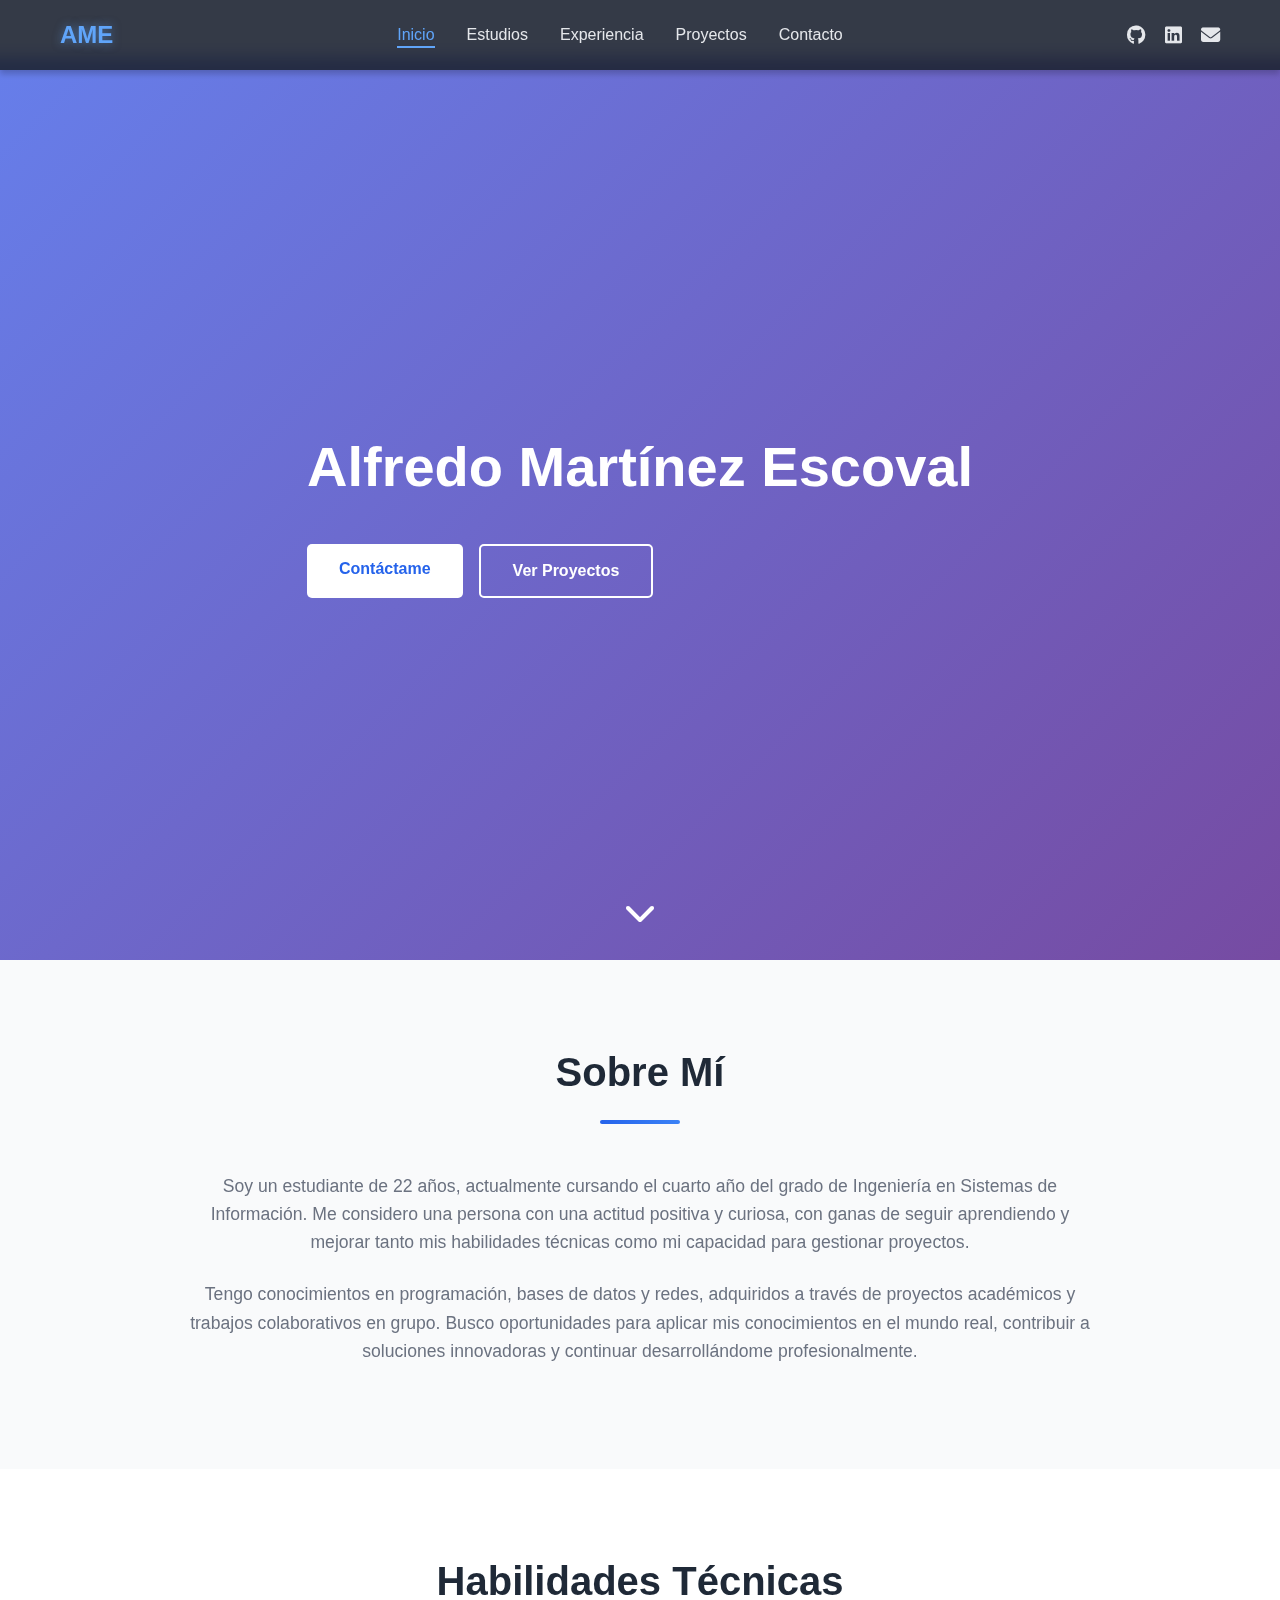
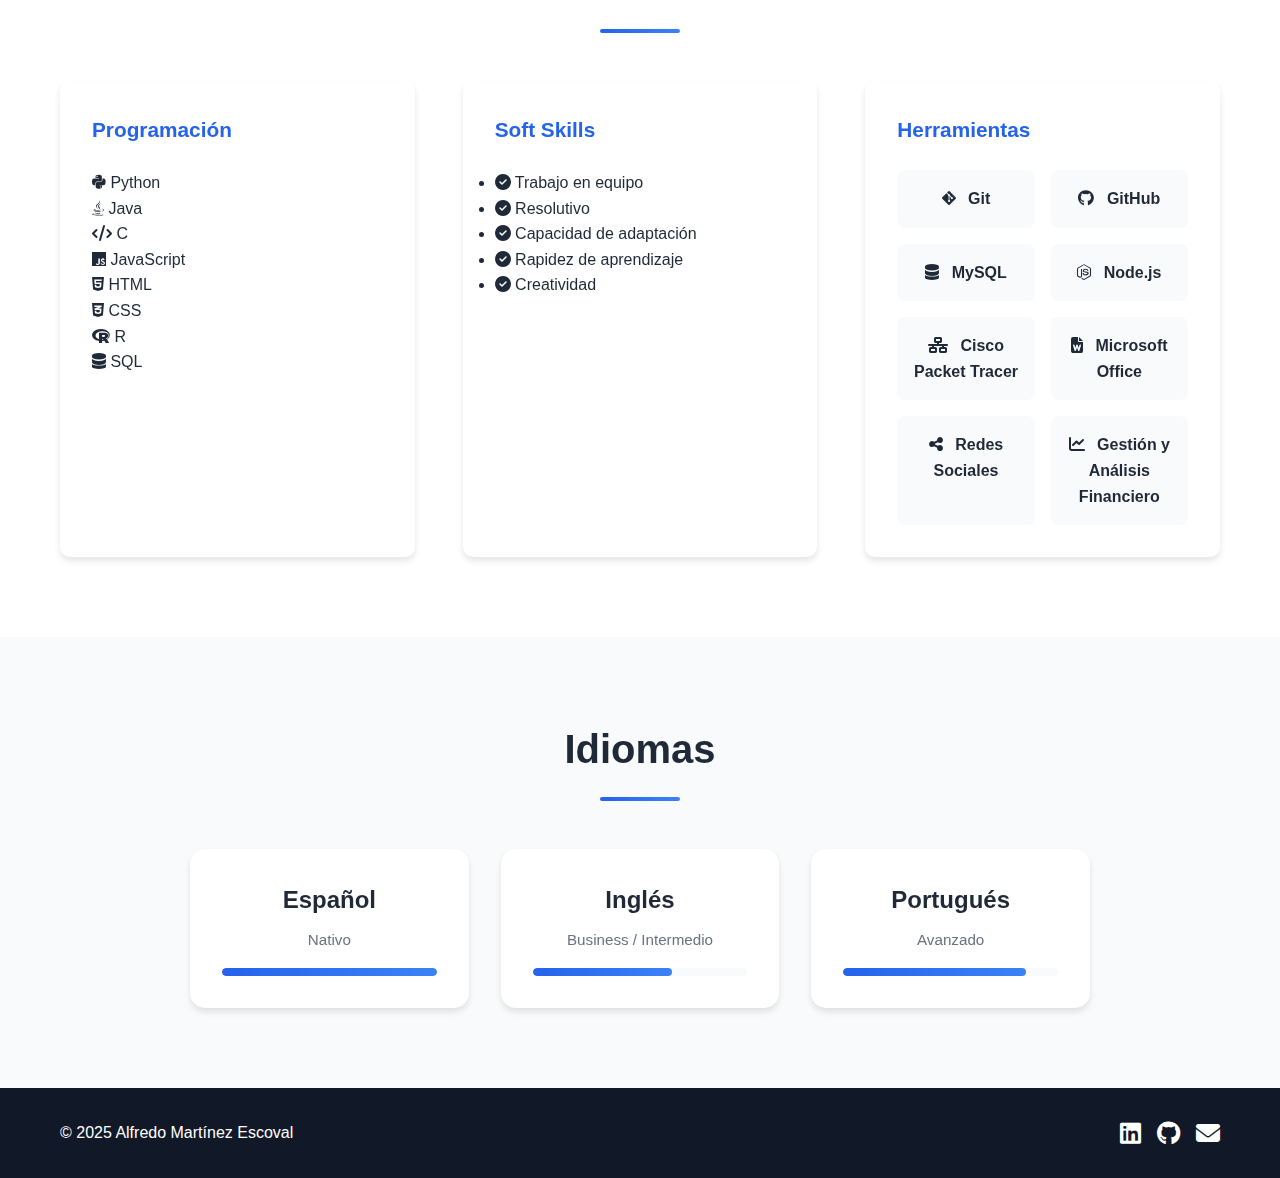
<file: index.html>
<head>
    <meta charset="UTF-8">
    <meta name="viewport" content="width=device-width, initial-scale=1.0">
    <title>Alfredo Martínez Escoval</title>
    <link rel="stylesheet" href="styles.css">
    <link rel="stylesheet" href="https://cdnjs.cloudflare.com/ajax/libs/font-awesome/6.4.0/css/all.min.css">
</head>
<body>
    <nav class="navbar">
        <div class="nav-container">
            <div class="logo">AME</div>
            <ul class="nav-menu">
                <li><a href="index.html" class="nav-link active">Inicio</a></li>
                <li><a href="estudios.html" class="nav-link">Estudios</a></li>
                <li><a href="experiencia.html" class="nav-link">Experiencia</a></li>
                <li><a href="proyectos.html" class="nav-link">Proyectos</a></li>
                <li><a href="contacto.html" class="nav-link">Contacto</a></li>
            </ul>
            <div class="nav-social-links">
                <a href="https://github.com/ALFREDOJR136" target="_blank" title="GitHub"><i class="fab fa-github"></i></a>
                <a href="#" target="_blank" title="LinkedIn"><i class="fab fa-linkedin"></i></a>
                <a href="mailto:tu-email@ejemplo.com" title="Email"><i class="fas fa-envelope"></i></a>
            </div>
            <div class="hamburger">
                <span class="bar"></span>
                <span class="bar"></span>
                <span class="bar"></span>
            </div>
        </div>
    </nav>

    <!-- Contenedor principal para transiciones -->
    <main class="page-content">

    <!-- Hero Section -->
    <section id="inicio" class="hero">
        <div class="hero-content">
            <h1 class="hero-title">Alfredo Martínez Escoval</h1>
            <p class="hero-subtitle">Estudiante de Ingeniería de Sistemas de Información | Ingeniería Informática</p>
            <div class="hero-buttons">
                <a href="contacto.html" class="btn btn-primary">Contáctame</a>
                <a href="proyectos.html" class="btn btn-secondary">Ver Proyectos</a>
            </div>
        </div>
        <div class="scroll-down">
            <a href="#sobre-mi"><i class="fas fa-chevron-down"></i></a>
        </div>
    </section>

    <!-- Sobre Mí Section -->
    <section id="sobre-mi" class="sobre-mi">
        <div class="container">
            <h2 class="section-title">Sobre Mí</h2>
            <div class="sobre-mi-content">
                <div class="sobre-mi-text">
                    <p>
                        Soy un estudiante de 22 años, actualmente cursando el cuarto año del grado de Ingeniería en Sistemas de Información. 
                        Me considero una persona con una actitud positiva y curiosa, con ganas de seguir aprendiendo y mejorar tanto mis habilidades técnicas como mi capacidad para gestionar proyectos. 
                    </p>
                    <p>
                        Tengo conocimientos en programación, bases de datos y redes, adquiridos a través de proyectos académicos y trabajos colaborativos en grupo. 
                        Busco oportunidades para aplicar mis conocimientos en el mundo real, contribuir a soluciones innovadoras y continuar desarrollándome profesionalmente.
                    </p>
                </div>
            </div>
        </div>
    </section>

    <!-- Habilidades Section -->
    <section id="habilidades" class="habilidades">
        <div class="container">
            <h2 class="section-title">Habilidades Técnicas</h2>
            <div class="habilidades-grid">
                <div class="habilidad-categoria">
                    <h3>Programación</h3>
                    <div class="languages-grid">
                    <div class="language-item"><i class="fab fa-python"></i> Python</div>
                    <div class="language-item"><i class="fab fa-java"></i> Java</div>
                    <div class="language-item"><i class="fas fa-code"></i> C</div>
                    <div class="language-item"><i class="fab fa-js"></i> JavaScript</div>
                    <div class="language-item"><i class="fab fa-html5"></i> HTML</div>
                        <div class="language-item"><i class="fab fa-css3-alt"></i> CSS</div>
                        <div class="language-item"><i class="fab fa-r-project"></i> R</div>
                        <div class="language-item"><i class="fas fa-database"></i> SQL</div>
                    </div>
                </div>
                <div class="habilidad-categoria">
                    <h3>Soft Skills</h3>
                    <ul class="soft-skills-list">
                        <li><i class="fas fa-check-circle"></i> Trabajo en equipo</li>
                        <li><i class="fas fa-check-circle"></i> Resolutivo</li>
                        <li><i class="fas fa-check-circle"></i> Capacidad de adaptación</li>
                        <li><i class="fas fa-check-circle"></i> Rapidez de aprendizaje</li>
                        <li><i class="fas fa-check-circle"></i> Creatividad</li>
                    </ul>
                </div>
                <div class="habilidad-categoria">
                    <h3>Herramientas</h3>
                    <div class="tools-grid">
                        <div class="tool-item"><i class="fab fa-git-alt"></i> Git</div>
                        <div class="tool-item"><i class="fab fa-github"></i> GitHub</div>
                        <div class="tool-item"><i class="fas fa-database"></i> MySQL</div>
                        <div class="tool-item"><i class="fab fa-node-js"></i> Node.js</div>
                        <div class="tool-item"><i class="fas fa-network-wired"></i> Cisco Packet Tracer</div>
                        <div class="tool-item"><i class="fas fa-file-word"></i> Microsoft Office</div>
                        <div class="tool-item"><i class="fas fa-share-alt"></i> Redes Sociales</div>
                        <div class="tool-item"><i class="fas fa-chart-line"></i> Gestión y Análisis Financiero</div>
                    </div>
                </div>
            </div>
        </div>
    </section>

    <!-- Idiomas Section -->
    <section id="idiomas" class="idiomas">
        <div class="container">
            <h2 class="section-title">Idiomas</h2>
            <div class="idiomas-grid">
                <div class="idioma-card">
                    <h3>Español</h3>
                    <div class="idioma-info">
                        <span class="idioma-nivel">Nativo</span>
                    </div>
                    <div class="idioma-bar">
                        <div class="idioma-progress" style="width: 100%"></div>
                    </div>
                </div>
                <div class="idioma-card">
                    <h3>Inglés</h3>
                    <div class="idioma-info">
                        <span class="idioma-nivel">Business / Intermedio</span>
                    </div>
                    <div class="idioma-bar">
                        <div class="idioma-progress" style="width: 65%"></div>
                    </div>
                </div>
                <div class="idioma-card">
                    <h3>Portugués</h3>
                    <div class="idioma-info">
                        <span class="idioma-nivel">Avanzado</span>
                    </div>
                    <div class="idioma-bar">
                        <div class="idioma-progress" style="width: 85%"></div>
                    </div>
                </div>
            </div>
        </div>
    </section>

    </main>

    <!-- Footer -->
    <footer class="footer">
        <div class="container">
            <div class="footer-content">
                <p class="footer-copyright">&copy; 2025 Alfredo Martínez Escoval</p>
                <div class="footer-social">
                    <a href="https://www.linkedin.com/in/alfredo-mart%C3%ADnez-escoval-667b45276/" target="_blank"><i class="fab fa-linkedin"></i></a>
                    <a href="https://github.com/ALFREDOJR136" target="_blank"><i class="fab fa-github"></i></a>
                    <a href="mailto:alfredojr136@gmail.com"><i class="fas fa-envelope"></i></a>
                </div>
            </div>
        </div>
    </footer>

    <script src="script.js"></script>
</body>
</file>
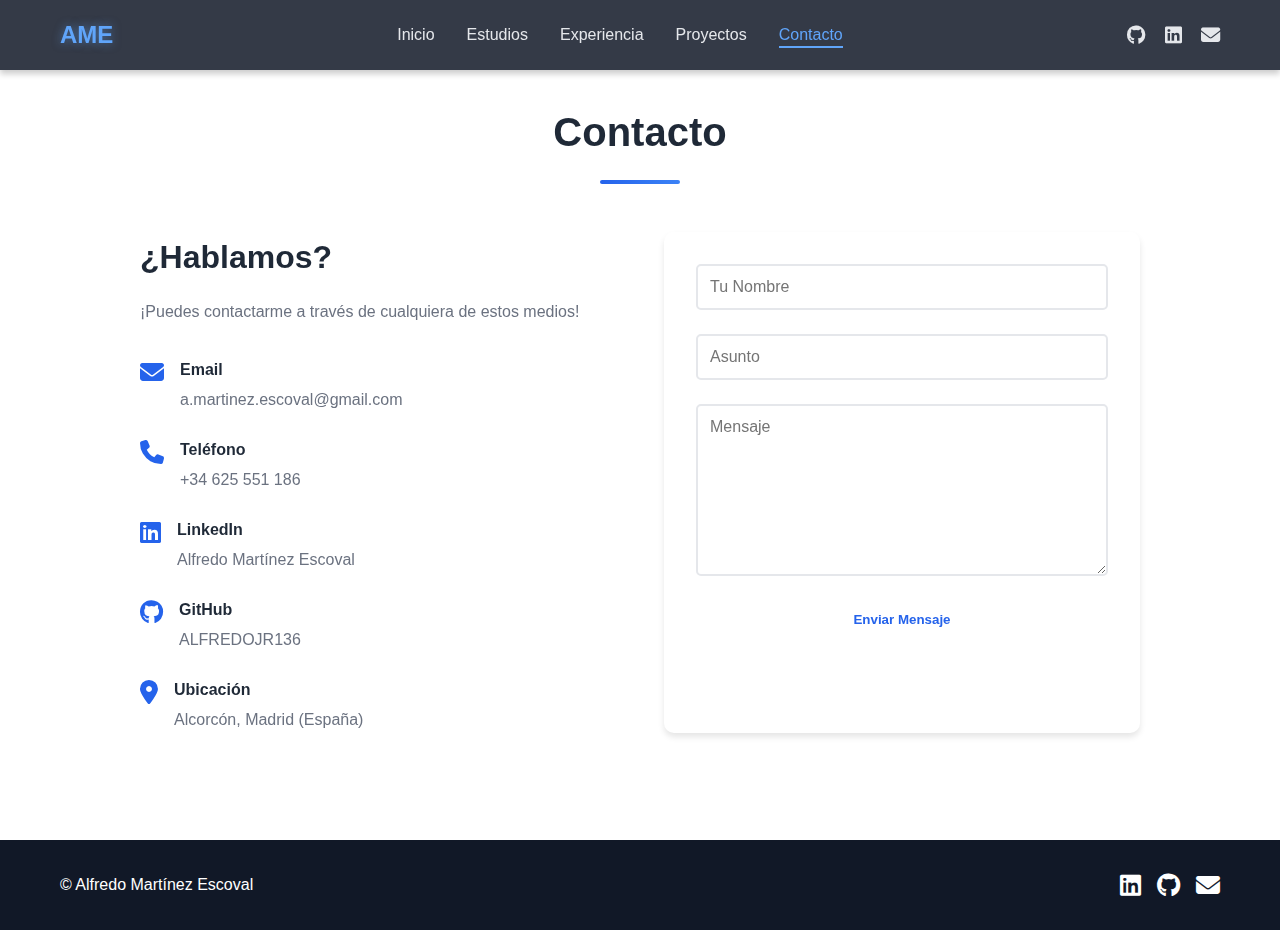
<file: contacto.html>
<head>
    <meta charset="UTF-8">
    <meta name="viewport" content="width=device-width, initial-scale=1.0">
    <title>Alfredo Martínez Escoval</title>
    <link rel="stylesheet" href="styles.css">
    <link rel="stylesheet" href="https://cdnjs.cloudflare.com/ajax/libs/font-awesome/6.4.0/css/all.min.css">
</head>
<body>
    <nav class="navbar">
        <div class="nav-container">
            <div class="logo">AME</div>
            <ul class="nav-menu">
                <li><a href="index.html" class="nav-link">Inicio</a></li>
                <li><a href="estudios.html" class="nav-link">Estudios</a></li>
                <li><a href="experiencia.html" class="nav-link">Experiencia</a></li>
                <li><a href="proyectos.html" class="nav-link">Proyectos</a></li>
                <li><a href="contacto.html" class="nav-link active">Contacto</a></li>
            </ul>
            <div class="nav-social-links">
                <a href="https://github.com/ALFREDOJR136" target="_blank" title="GitHub"><i class="fab fa-github"></i></a>
                <a href="#" target="_blank" title="LinkedIn"><i class="fab fa-linkedin"></i></a>
                <a href="mailto:alfredojr136@gmail.com" title="Email"><i class="fas fa-envelope"></i></a>
            </div>
            <div class="hamburger">
                <span class="bar"></span>
                <span class="bar"></span>
                <span class="bar"></span>
            </div>
        </div>
    </nav>

    <main class="page-content">
        <!-- Contacto Section -->
        <section id="contacto" class="contacto page-section">
            <div class="container">
                <h2 class="section-title">Contacto</h2>
                <div class="contacto-content">
                    <div class="contacto-info">
                        <h3>¿Hablamos?</h3>
                        <p>¡Puedes contactarme a través de cualquiera de estos medios!</p>
                        <div class="contacto-items">
                            <div class="contacto-item">
                                <i class="fas fa-envelope"></i>
                                <div>
                                    <h4>Email</h4>
                                    <p>a.martinez.escoval@gmail.com</p>
                                </div>
                            </div>
                            <div class="contacto-item">
                                <i class="fas fa-phone"></i>
                                <div>
                                    <h4>Teléfono</h4>
                                    <p>+34 625 551 186</p>
                                </div>
                            </div>
                            <div class="contacto-item">
                                <i class="fab fa-linkedin"></i>
                                <div>
                                    <h4>LinkedIn</h4>
                                    <p>Alfredo Martínez Escoval</p>
                                </div>
                            </div>
                            <div class="contacto-item">
                                <i class="fab fa-github"></i>
                                <div>
                                    <h4>GitHub</h4>
                                    <p>ALFREDOJR136</p>
                                </div>
                            </div>
                            <div class="contacto-item">
                                <i class="fas fa-map-marker-alt"></i>
                                <div>
                                    <h4>Ubicación</h4>
                                    <p>Alcorcón, Madrid (España)</p>
                                </div>
                            </div>
                        </div>
                    </div>
                    <div class="contacto-form">
                        <form id="contactForm">
                            <div class="form-group">
                                <input type="text" id="nombre" placeholder="Tu Nombre" required>
                            </div>
                            <div class="form-group">
                                <input type="text" id="asunto" placeholder="Asunto">
                            </div>
                            <div class="form-group">
                                <textarea rows="8" id="mensaje" placeholder="Mensaje" required></textarea>
                            </div>
                            <button type="submit" class="btn btn-primary">Enviar Mensaje</button>
                        </form>
                    </div>
                </div>
            </div>
        </section>
    </main>

    <!-- Footer -->
    <footer class="footer">
        <div class="container">
            <div class="footer-content">
                <p class="footer-copyright">&copy; Alfredo Martínez Escoval</p>
                <div class="footer-social">
                    <a href="https://www.linkedin.com/in/alfredo-mart%C3%ADnez-escoval-667b45276/" target="_blank"><i class="fab fa-linkedin"></i></a>
                    <a href="https://github.com/ALFREDOJR136" target="_blank"><i class="fab fa-github"></i></a>
                    <a href="mailto:alfredojr136@gmail.com"><i class="fas fa-envelope"></i></a>
                </div>
            </div>
        </div>
    </footer>

    <script src="script.js"></script>
    <script>
        // Funcionalidad del formulario de contacto
        document.addEventListener('DOMContentLoaded', function() {
            const form = document.getElementById('contactForm');
            
            if (form) {
                form.addEventListener('submit', function(e) {
                    e.preventDefault();
                    
                    const nombre = document.getElementById('nombre').value;
                    const asunto = document.getElementById('asunto').value || 'Mensaje desde portfolio';
                    const mensaje = document.getElementById('mensaje').value;
                    
                    // Validar que hay datos
                    if (!nombre || !mensaje) {
                        alert('Por favor, completa todos los campos requeridos');
                        return;
                    }
                    
                    // Construir el body del email
                    const body = mensaje + '%0D%0A%0D%0A' +
                                '----%0D%0A' +
                                'Enviado por: ' + nombre;
                    
                    // Construir el mailto
                    const mailtoLink = 'mailto:a.martinez.escoval@gmail.com?subject=' + 
                                      encodeURIComponent(asunto) + 
                                      '&body=' + body;
                    
                    console.log('MailtoLink:', mailtoLink); // Para debug
                    
                    // Abrir el cliente de correo
                    window.location.href = mailtoLink;
                    
                    // Limpiar el formulario después de un pequeño delay
                    setTimeout(() => {
                        form.reset();
                    }, 1000);
                });
            }
        });
    </script>
</body>
</file>
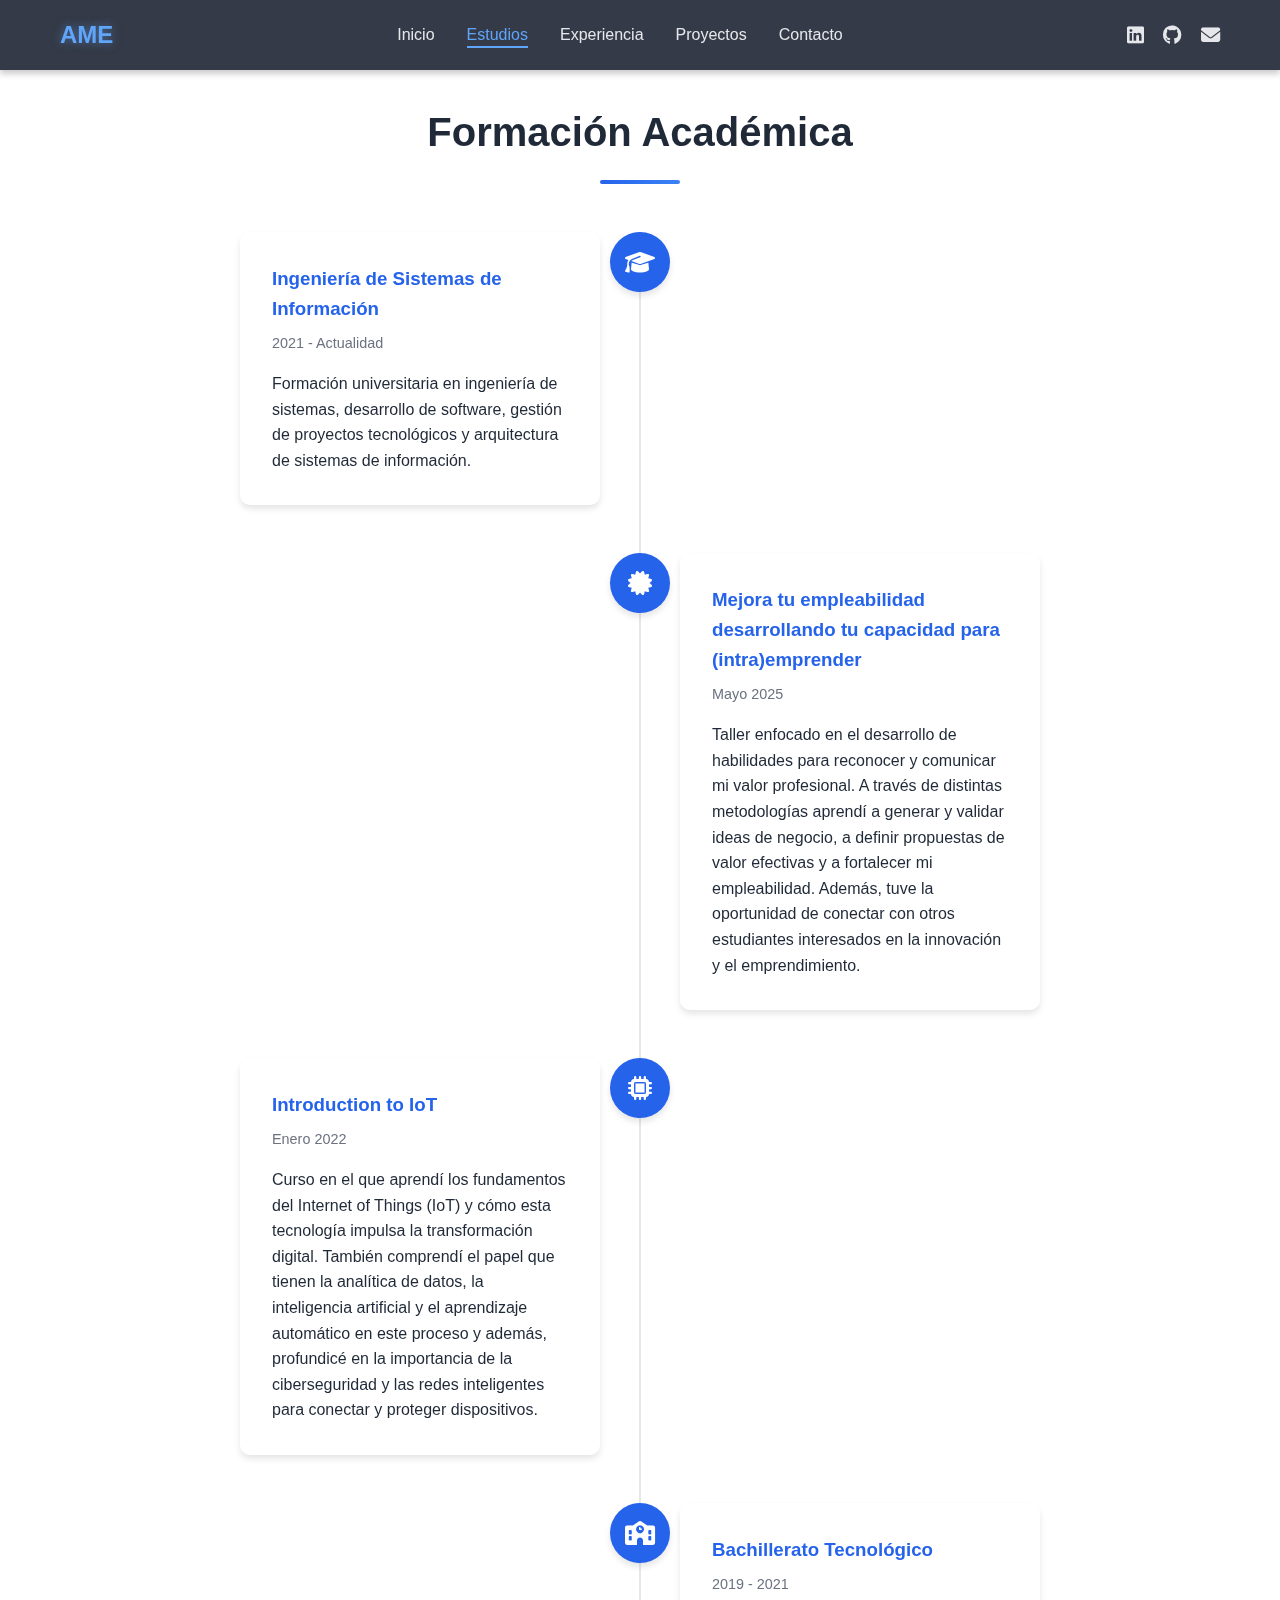
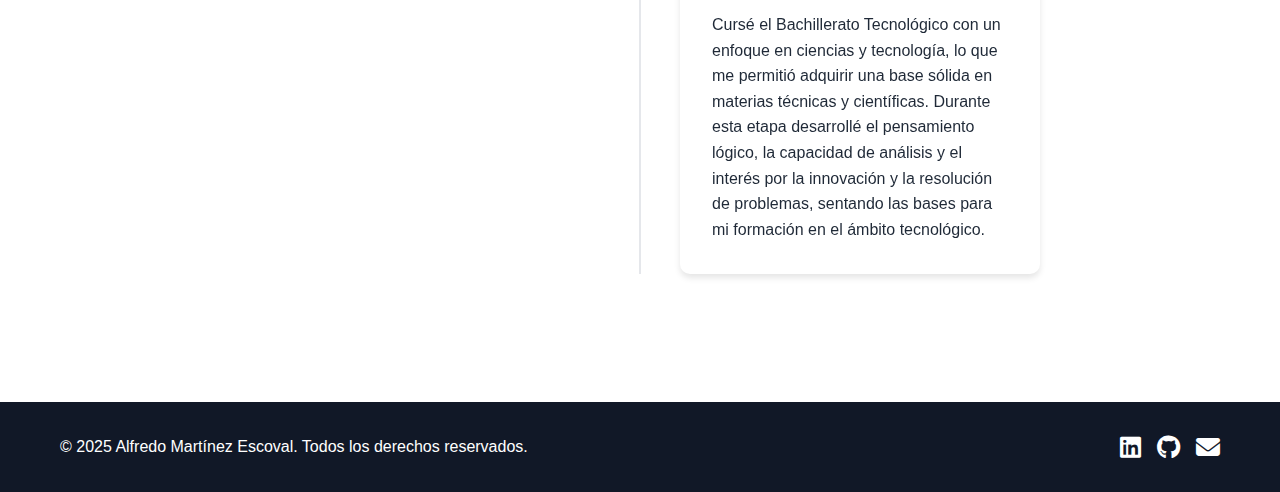
<file: estudios.html>
<head>
    <meta charset="UTF-8">
    <meta name="viewport" content="width=device-width, initial-scale=1.0">
    <title>Alfredo Martínez Escoval</title>
    <link rel="stylesheet" href="styles.css">
    <link rel="stylesheet" href="https://cdnjs.cloudflare.com/ajax/libs/font-awesome/6.4.0/css/all.min.css">
</head>
<body>
    <nav class="navbar">
        <div class="nav-container">
            <div class="logo">AME</div>
            <ul class="nav-menu">
                <li><a href="index.html" class="nav-link">Inicio</a></li>
                <li><a href="estudios.html" class="nav-link active">Estudios</a></li>
                <li><a href="experiencia.html" class="nav-link">Experiencia</a></li>
                <li><a href="proyectos.html" class="nav-link">Proyectos</a></li>
                <li><a href="contacto.html" class="nav-link">Contacto</a></li>
            </ul>
            <div class="nav-social-links">
                <a href="https://www.linkedin.com/in/alfredo-mart%C3%ADnez-escoval-667b45276/" target="_blank" title="LinkedIn"><i class="fab fa-linkedin"></i></a>
                <a href="https://github.com/ALFREDOJR136" target="_blank" title="GitHub"><i class="fab fa-github"></i></a>
                <a href="mailto:alfredojr136@gmail.com" title="Email"><i class="fas fa-envelope"></i></a>
            </div>
            <div class="hamburger">
                <span class="bar"></span>
                <span class="bar"></span>
                <span class="bar"></span>
            </div>
        </div>
    </nav>

    <main class="page-content">
        <!-- Estudios Section -->
        <section id="estudios" class="estudios page-section">
            <div class="container">
                <h2 class="section-title">Formación Académica</h2>
                <div class="timeline">
                    <div class="timeline-item">
                        <div class="timeline-icon">
                            <i class="fas fa-graduation-cap"></i>
                        </div>
                        <div class="timeline-content">
                            <h3>Ingeniería de Sistemas de Información</h3>
                            <p class="timeline-date">2021 - Actualidad</p>
                            <p>Formación universitaria en ingeniería de sistemas, desarrollo de software, 
                               gestión de proyectos tecnológicos y arquitectura de sistemas de información.</p>
                        </div>
                    </div>
                    <div class="timeline-item">
                        <div class="timeline-icon">
                            <i class="fas fa-certificate"></i>
                        </div>
                        <div class="timeline-content">
                            <h3>Mejora tu empleabilidad desarrollando tu capacidad para (intra)emprender</h3>
                            <p class="timeline-date">Mayo 2025</p>
                            <p>Taller enfocado en el desarrollo de habilidades para reconocer y comunicar mi valor profesional. 
                               A través de distintas metodologías aprendí a generar y validar ideas de negocio, a definir propuestas
                               de valor efectivas y a fortalecer mi empleabilidad. Además, tuve la oportunidad de conectar con otros 
                               estudiantes interesados en la innovación y el emprendimiento.</p>
                        </div>
                    </div>
                    <div class="timeline-item">
                        <div class="timeline-icon">
                            <i class="fas fa-microchip"></i>
                        </div>
                        <div class="timeline-content">
                            <h3>Introduction to IoT</h3>
                            <p class="timeline-date">Enero 2022</p>
                            <p>Curso en el que aprendí los fundamentos del Internet of Things (IoT) y cómo esta tecnología impulsa la transformación digital.
                               También comprendí el papel que tienen la analítica de datos, la inteligencia artificial y el aprendizaje automático en este proceso y
                               además, profundicé en la importancia de la ciberseguridad y las redes inteligentes para conectar y proteger dispositivos.</p>
                        </div>
                    </div>
                    <div class="timeline-item">
                        <div class="timeline-icon">
                            <i class="fas fa-school"></i>
                        </div>
                        <div class="timeline-content">
                            <h3>Bachillerato Tecnológico</h3>
                            <p class="timeline-date">2019 - 2021</p>
                            <p>Cursé el Bachillerato Tecnológico con un enfoque en ciencias y tecnología, lo que me permitió adquirir una base 
                                sólida en materias técnicas y científicas. Durante esta etapa desarrollé el pensamiento lógico, la capacidad
                                de análisis y el interés por la innovación y la resolución de problemas, sentando las bases para mi formación en el ámbito tecnológico.</p>
                        </div>
                    </div>
                </div>
            </div>
        </section>
    </main>

    <!-- Footer -->
    <footer class="footer">
        <div class="container">
            <div class="footer-content">
                <p class="footer-copyright">&copy; 2025 Alfredo Martínez Escoval. Todos los derechos reservados.</p>
                <div class="footer-social">
                    <a href="https://www.linkedin.com/in/alfredo-mart%C3%ADnez-escoval-667b45276/" target="_blank"><i class="fab fa-linkedin"></i></a>
                    <a href="https://github.com/ALFREDOJR136" target="_blank"><i class="fab fa-github"></i></a>
                    <a href="mailto:alfredojr136@gmail.com"><i class="fas fa-envelope"></i></a>
                </div>
            </div>
        </div>
    </footer>

    <script src="script.js"></script>
</body>
</file>
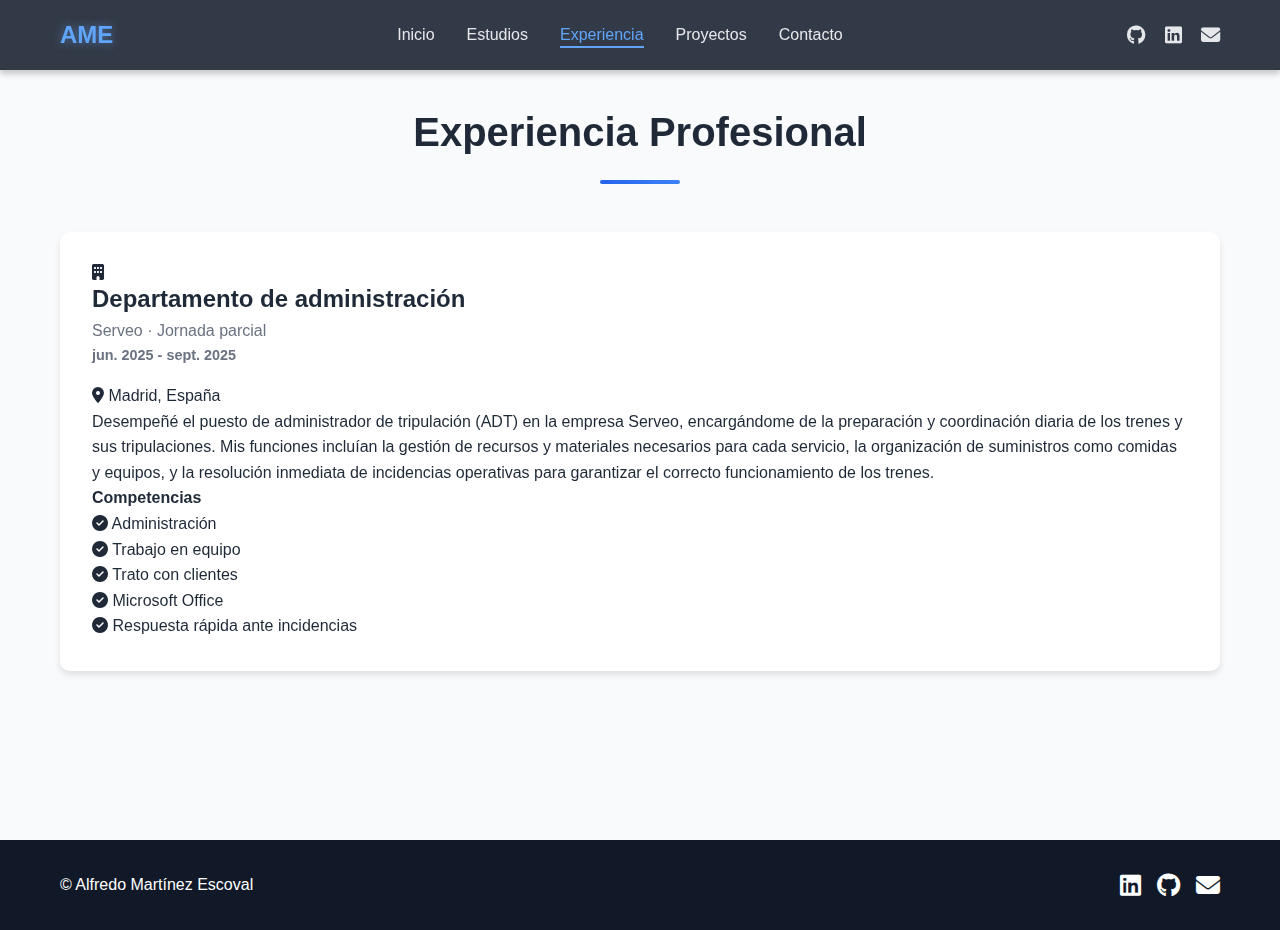
<file: experiencia.html>
<head>
    <meta charset="UTF-8">
    <meta name="viewport" content="width=device-width, initial-scale=1.0">
    <title>Alfredo Martínez Escoval</title>
    <link rel="stylesheet" href="styles.css">
    <link rel="stylesheet" href="https://cdnjs.cloudflare.com/ajax/libs/font-awesome/6.4.0/css/all.min.css">
</head>
<body>
    <nav class="navbar">
        <div class="nav-container">
            <div class="logo">AME</div>
            <ul class="nav-menu">
                <li><a href="index.html" class="nav-link">Inicio</a></li>
                <li><a href="estudios.html" class="nav-link">Estudios</a></li>
                <li><a href="experiencia.html" class="nav-link active">Experiencia</a></li>
                <li><a href="proyectos.html" class="nav-link">Proyectos</a></li>
                <li><a href="contacto.html" class="nav-link">Contacto</a></li>
            </ul>
            <div class="nav-social-links">
                <a href="https://github.com/ALFREDOJR136" target="_blank" title="GitHub"><i class="fab fa-github"></i></a>
                <a href="#" target="_blank" title="LinkedIn"><i class="fab fa-linkedin"></i></a>
                <a href="mailto:alfredojr136@gmail.com" title="Email"><i class="fas fa-envelope"></i></a>
            </div>
            <div class="hamburger">
                <span class="bar"></span>
                <span class="bar"></span>
                <span class="bar"></span>
            </div>
        </div>
    </nav>

    <main class="page-content">
        <!-- Experiencia Section -->
        <section id="experiencia" class="experiencia page-section">
            <div class="container">
                <h2 class="section-title">Experiencia Profesional</h2>
                <div class="experiencia-grid">
                    <div class="experiencia-card">
                        <div class="experiencia-header">
                            <div class="experiencia-company">
                                <div class="company-logo">
                                    <i class="fas fa-building"></i>
                                </div>
                                <div class="company-info">
                                    <h2>Departamento de administración</h2>
                                    <p class="company-name">Serveo · Jornada parcial</p>
                                </div>
                            </div>
                            <div class="experiencia-dates">
                                <p class="experiencia-periodo">jun. 2025 - sept. 2025</p>
                            </div>
                        </div>
                        <p class="experiencia-location">
                            <i class="fas fa-map-marker-alt"></i> Madrid, España
                        </p>
                        <p class="experiencia-description">
                           Desempeñé el puesto de administrador de tripulación (ADT) en la empresa Serveo, encargándome de la preparación
                           y coordinación diaria de los trenes y sus tripulaciones. Mis funciones incluían la gestión de recursos y materiales
                           necesarios para cada servicio, la organización de suministros como comidas y equipos, y la resolución inmediata de 
                           incidencias operativas para garantizar el correcto funcionamiento de los trenes.
                        </p>
                        
                        <div class="experiencia-competencias">
                            <h4 class="competencias-title">Competencias</h4>
                            <div class="competencias-grid">
                                <div class="competencia-item">
                                    <i class="fas fa-check-circle"></i>
                                    <span>Administración</span>
                                </div>
                                <div class="competencia-item">
                                    <i class="fas fa-check-circle"></i>
                                    <span>Trabajo en equipo</span>
                                </div>
                                <div class="competencia-item">
                                    <i class="fas fa-check-circle"></i>
                                    <span>Trato con clientes</span>
                                </div>
                                <div class="competencia-item">
                                    <i class="fas fa-check-circle"></i>
                                    <span>Microsoft Office</span>
                                </div>
                                <div class="competencia-item">
                                    <i class="fas fa-check-circle"></i>
                                    <span>Respuesta rápida ante incidencias</span>
                                </div>
                            </div>
                        </div>
                    </div>
                </div>
            </div>
        </section>
    </main>

    <!-- Footer -->
    <footer class="footer">
        <div class="container">
            <div class="footer-content">
                <p class="footer-copyright">&copy; Alfredo Martínez Escoval</p>
                <div class="footer-social">
                    <a href="https://www.linkedin.com/in/alfredo-mart%C3%ADnez-escoval-667b45276/" target="_blank"><i class="fab fa-linkedin"></i></a>
                    <a href="https://github.com/ALFREDOJR136" target="_blank"><i class="fab fa-github"></i></a>
                    <a href="mailto:alfredojr136@gmail.com"><i class="fas fa-envelope"></i></a>
                </div>
            </div>
        </div>
    </footer>

    <script src="script.js"></script>
</body>
</file>
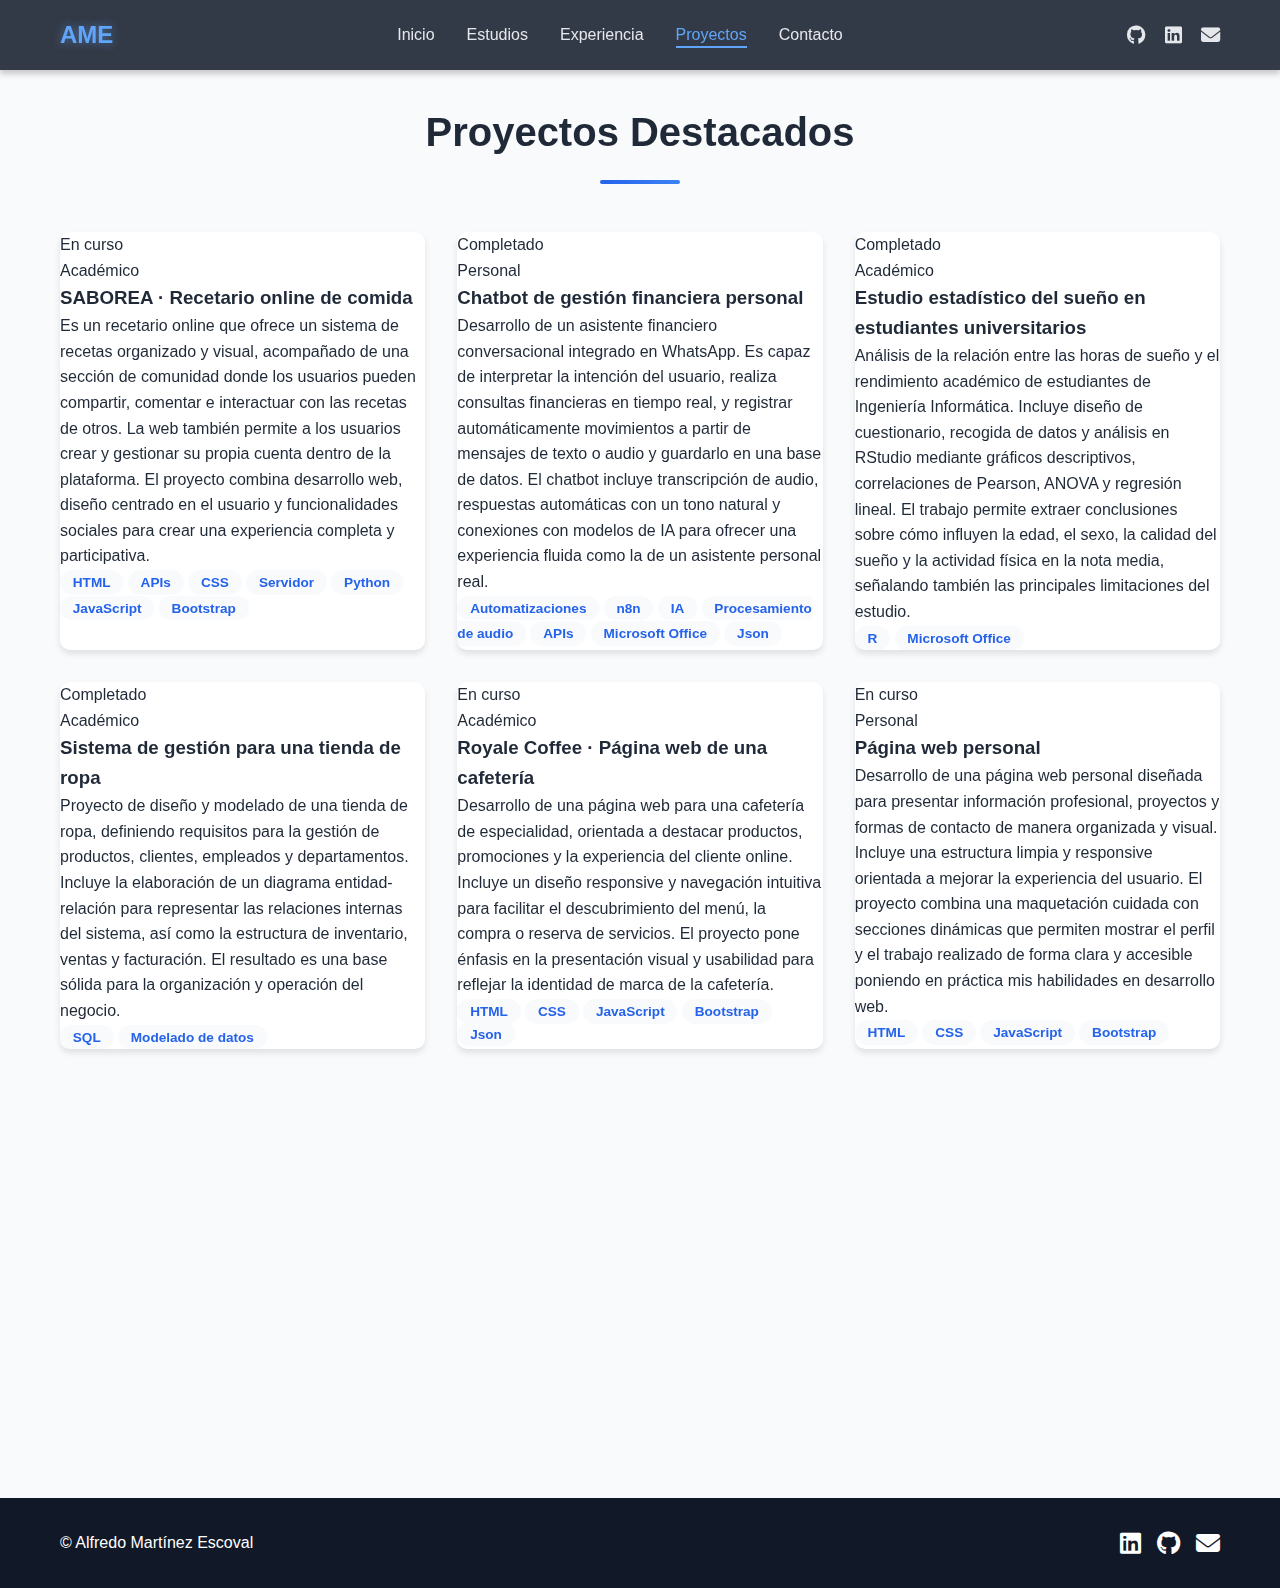
<file: proyectos.html>
<head>
    <meta charset="UTF-8">
    <meta name="viewport" content="width=device-width, initial-scale=1.0">
    <title>Alfredo Martínez Escoval</title>
    <link rel="stylesheet" href="styles.css">
    <link rel="stylesheet" href="https://cdnjs.cloudflare.com/ajax/libs/font-awesome/6.4.0/css/all.min.css">
</head>
<body>
    <nav class="navbar">
        <div class="nav-container">
            <div class="logo">AME</div>
            <ul class="nav-menu">
                <li><a href="index.html" class="nav-link">Inicio</a></li>
                <li><a href="estudios.html" class="nav-link">Estudios</a></li>
                <li><a href="experiencia.html" class="nav-link">Experiencia</a></li>
                <li><a href="proyectos.html" class="nav-link active">Proyectos</a></li>
                <li><a href="contacto.html" class="nav-link">Contacto</a></li>
            </ul>
            <div class="nav-social-links">
                <a href="https://github.com/ALFREDOJR136" target="_blank" title="GitHub"><i class="fab fa-github"></i></a>
                <a href="https://www.linkedin.com/in/alfredo-martinez-escoval-b68544397" target="_blank" title="LinkedIn"><i class="fab fa-linkedin"></i></a>
                <a href="mailto:a.martinez.escoval@gmail.com?body=----%0D%0AEnviado por: " title="Email"><i class="fas fa-envelope"></i></a>
            </div>
            <div class="hamburger">
                <span class="bar"></span>
                <span class="bar"></span>
                <span class="bar"></span>
            </div>
        </div>
    </nav>

    <main class="page-content">
        <!-- Proyectos Section -->
        <section id="proyectos" class="proyectos page-section">
            <div class="container">
                <h2 class="section-title">Proyectos Destacados</h2>
                <div class="proyectos-grid">

                     <!-- Recetario online de comida -->
                    <div class="proyecto-card">
                        <div class="proyecto-header">
                            <div class="proyecto-status">
                                <div class="status-simple">
                                    <span class="status-dot en-curso"></span>
                                    <span class="status-text">En curso</span>
                                </div>
                                <span class="badge-tipo">Académico</span>
                            </div>
                        </div>
                        <div class="proyecto-info">
                            <h3>SABOREA · Recetario online de comida</h3>
                            <p>Es un recetario online que ofrece un sistema de recetas organizado y visual, acompañado de una sección de comunidad donde los usuarios
                               pueden compartir, comentar e interactuar con las recetas de otros. La web también permite a los usuarios crear y gestionar su propia 
                               cuenta dentro de la plataforma. El proyecto combina desarrollo web, diseño centrado en el usuario y funcionalidades sociales para crear
                               una experiencia completa y participativa.</p>
                        </div>
                        <div class="proyecto-footer">
                            <span class="tag">HTML</span>
                            <span class="tag">APIs</span>
                            <span class="tag">CSS</span>
                            <span class="tag">Servidor</span>
                            <span class="tag">Python</span>
                            <span class="tag">JavaScript</span>
                            <span class="tag">Bootstrap</span>
                        </div>
                    </div>


                    <!-- Creación de flujos de agentes IA y ChatBots -->
                    <div class="proyecto-card">
                        <div class="proyecto-header">
                            <div class="proyecto-status">
                                <div class="status-simple">
                                    <span class="status-dot completado"></span>
                                    <span class="status-text">Completado</span>
                                </div>
                                <span class="badge-tipo">Personal</span>
                            </div>
                        </div>
                        <div class="proyecto-info">
                            <h3>Chatbot de gestión financiera personal</h3>
                            <p>Desarrollo de un asistente financiero conversacional integrado en WhatsApp. Es capaz de interpretar la intención del usuario, 
                               realiza consultas financieras en tiempo real, y registrar automáticamente movimientos a partir de mensajes de texto o audio y 
                               guardarlo en una base de datos. El chatbot incluye transcripción de audio, respuestas automáticas con un tono natural y conexiones 
                               con modelos de IA para ofrecer una experiencia fluida como la de un asistente personal real.</p>
                        </div>
                        <div class="proyecto-footer">
                            <span class="tag">Automatizaciones</span>
                            <span class="tag">n8n</span>
                            <span class="tag">IA</span>
                            <span class="tag">Procesamiento de audio</span>
                            <span class="tag">APIs</span>
                            <span class="tag">Microsoft Office</span>
                            <span class="tag">Json</span>
                            
                        </div>
                    </div>


                    <!-- Estudio de relación entre horas de sueño y rendimiento -->
                    <div class="proyecto-card">
                        <div class="proyecto-header">
                            <div class="proyecto-status">
                                <div class="status-simple">
                                    <span class="status-dot completado"></span>
                                    <span class="status-text">Completado</span>
                                </div>
                                <span class="badge-tipo">Académico</span>
                            </div>
                        </div>
                        <div class="proyecto-info">
                            <h3>Estudio estadístico del sueño en estudiantes universitarios</h3>
                            <p>Análisis de la relación entre las horas de sueño y el rendimiento académico de estudiantes de Ingeniería Informática.
                               Incluye diseño de cuestionario, recogida de datos y análisis en RStudio mediante gráficos descriptivos, correlaciones de Pearson, 
                               ANOVA y regresión lineal. El trabajo permite extraer conclusiones sobre cómo influyen la edad, el sexo, la calidad del sueño y la
                               actividad física en la nota media, señalando también las principales limitaciones del estudio.</p>
                        </div>
                        <div class="proyecto-footer">
                            <span class="tag">R</span>
                            <span class="tag">Microsoft Office</span>
                        </div>
                    </div>

                    <!-- Base de datos de una tienda de ropa -->
                    <div class="proyecto-card">
                        <div class="proyecto-header">
                            <div class="proyecto-status">
                                <div class="status-simple">
                                    <span class="status-dot completado"></span>
                                    <span class="status-text">Completado</span>
                                </div>
                                <span class="badge-tipo">Académico</span>
                            </div>
                        </div>
                        <div class="proyecto-info">
                            <h3>Sistema de gestión para una tienda de ropa</h3>
                            <p>Proyecto de diseño y modelado de una tienda de ropa, definiendo requisitos para la gestión de productos,
                               clientes, empleados y departamentos. Incluye la elaboración de un diagrama entidad-relación para representar 
                               las relaciones internas del sistema, así como la estructura de inventario, ventas y facturación. 
                               El resultado es una base sólida para la organización y operación del negocio.</p>
                        </div>
                        <div class="proyecto-footer">
                            <span class="tag">SQL</span>
                            <span class="tag">Modelado de datos</span>
                        </div>
                    </div>

                    
                    <!-- Página web de una cafetería -->
                    <div class="proyecto-card">
                        <div class="proyecto-header">
                            <div class="proyecto-status">
                                <div class="status-simple">
                                    <span class="status-dot en-curso"></span>
                                    <span class="status-text">En curso</span>
                                </div>
                                <span class="badge-tipo">Académico</span>
                            </div>
                        </div>
                        <div class="proyecto-info">
                            <h3>Royale Coffee · Página web de una cafetería</h3>
                            <p>Desarrollo de una página web para una cafetería de especialidad, orientada a destacar productos, promociones y la experiencia del cliente
                               online. Incluye un diseño responsive y navegación intuitiva para facilitar el descubrimiento del menú, la compra o reserva de servicios. 
                               El proyecto pone énfasis en la presentación visual y usabilidad para reflejar la identidad de marca de la cafetería.</p>
                        </div>
                        <div class="proyecto-footer">
                            <span class="tag">HTML</span>
                            <span class="tag">CSS</span>
                            <span class="tag">JavaScript</span>
                            <span class="tag">Bootstrap</span>
                            <span class="tag">Json</span>
                            
                        </div>
                    </div>
                    

                    <!-- Página Web personal -->
                    <div class="proyecto-card">
                        <div class="proyecto-header">
                            <div class="proyecto-status">
                                <div class="status-simple">
                                    <span class="status-dot en-curso"></span>
                                    <span class="status-text">En curso</span>
                                </div>
                                <span class="badge-tipo">Personal</span>
                            </div>
                        </div>
                        <div class="proyecto-info">
                            <h3>Página web personal</h3>
                            <p>Desarrollo de una página web personal diseñada para presentar información profesional, proyectos y formas de contacto de manera organizada
                               y visual. Incluye una estructura limpia y responsive orientada a mejorar la experiencia del usuario. El proyecto combina una maquetación 
                               cuidada con secciones dinámicas que permiten mostrar el perfil y el trabajo realizado de forma clara y accesible poniendo en práctica mis habilidades en desarrollo web.</p>
                        </div>
                        <div class="proyecto-footer">
                            <span class="tag">HTML</span>
                            <span class="tag">CSS</span>
                            <span class="tag">JavaScript</span>
                            <span class="tag">Bootstrap</span>
                        </div>
                    </div>

                    
                    <!-- Bots de ajedrez mediante IA -->
                    <div class="proyecto-card">
                        <div class="proyecto-header">
                            <div class="proyecto-status">
                                <div class="status-simple">
                                    <span class="status-dot en-curso"></span>
                                    <span class="status-text">En curso</span>
                                </div>
                                <span class="badge-tipo">Académico</span>
                            </div>
                        </div>
                        <div class="proyecto-info">
                            <h3>Bots de ajedrez con IA</h3>
                            <p>Desarrollo de bots de ajedrez utilizando algoritmos Minimax y poda alpha-beta para decidir las mejores jugadas.
                               A lo largo del proyecto trabajé con diferentes formas de evaluar posiciones y comparé su rendimiento en partidas reales. 
                               Actualmente, estoy integrando patrones tácticos mediante Prolog para mejorar el orden en que el bot analiza los movimientos 
                               y hacerlo más eficiente.</p>
                        </div>
                        <div class="proyecto-footer">
                            <span class="tag">Python</span>
                            <span class="tag">Prolog</span>
                            <span class="tag">Análisis de rendimiento</span>
                        </div>
                    </div>
                </div>
            </div>
        </section>
    </main>

    <!-- Footer -->
    <footer class="footer">
        <div class="container">
            <div class="footer-content">
                <p class="footer-copyright">&copy; Alfredo Martínez Escoval</p>
                <div class="footer-social">
                    <a href="https://www.linkedin.com/in/alfredo-martinez-escoval-b68544397" target="_blank"><i class="fab fa-linkedin"></i></a>
                    <a href="https://github.com/ALFREDOJR136" target="_blank"><i class="fab fa-github"></i></a>
                    <a href="mailto:a.martinez.escoval@gmail.com?body=----%0D%0AEnviado por: "><i class="fas fa-envelope"></i></a>
                </div>
            </div>
        </div>
    </footer>

    <script src="script.js"></script>
</body>
</file>
<file: styles.css>
/* Reset y Variables */
* {
    margin: 0;
    padding: 0;
    box-sizing: border-box;
}

:root {
    --primary-color: #2563eb;
    --secondary-color: #1e40af;
    --accent-color: #3b82f6;
    --text-color: #1f2937;
    --text-light: #6b7280;
    --bg-color: #ffffff;
    --bg-light: #f9fafb;
    --bg-dark: #111827;
    --border-color: #e5e7eb;
    --shadow: 0 4px 6px rgba(0, 0, 0, 0.1);
    --shadow-lg: 0 10px 25px rgba(0, 0, 0, 0.15);
}

body {
    font-family: 'Segoe UI', Tahoma, Geneva, Verdana, sans-serif;
    color: var(--text-color);
    line-height: 1.6;
    background-color: var(--bg-color);
    opacity: 1;
    transition: opacity 0.3s ease;
}

body.loading {
    opacity: 0;
}

.container {
    max-width: 1200px;
    margin: 0 auto;
    padding: 0 20px;
}

/* Navigation */
.navbar {
    background: rgba(17, 24, 39, 0.85);
    backdrop-filter: blur(10px);
    -webkit-backdrop-filter: blur(10px);
    box-shadow: 0 4px 6px rgba(0, 0, 0, 0.2);
    position: fixed;
    top: 0;
    width: 100%;
    z-index: 1000;
    transition: all 0.3s ease;
}

.nav-container {
    max-width: 1200px;
    margin: 0 auto;
    padding: 1rem 20px;
    display: flex;
    justify-content: space-between;
    align-items: center;
    gap: 2rem;
}

.logo {
    font-size: 1.5rem;
    font-weight: bold;
    color: #60a5fa;
    text-shadow: 0 0 10px rgba(96, 165, 250, 0.5);
}

.nav-menu {
    display: flex;
    list-style: none;
    gap: 2rem;
    flex: 1;
    justify-content: center;
}

.nav-link {
    text-decoration: none;
    color: #e5e7eb;
    font-weight: 500;
    transition: color 0.3s ease;
    position: relative;
}

.nav-link:hover {
    color: #60a5fa;
}

.nav-link::after {
    content: '';
    position: absolute;
    bottom: -5px;
    left: 0;
    width: 0;
    height: 2px;
    background-color: #60a5fa;
    transition: width 0.3s ease;
}

.nav-link:hover::after {
    width: 100%;
}

.nav-social-links {
    display: flex;
    gap: 1.2rem;
    align-items: center;
}

.nav-social-links a {
    color: #e5e7eb;
    font-size: 1.2rem;
    transition: all 0.3s ease;
    display: flex;
    align-items: center;
    justify-content: center;
    text-decoration: none;
}

.nav-social-links a:hover {
    color: #60a5fa;
    transform: translateY(-3px);
}

.hamburger {
    display: none;
    flex-direction: column;
    cursor: pointer;
}

.hamburger .bar {
    width: 25px;
    height: 3px;
    background-color: #e5e7eb;
    margin: 3px 0;
    transition: 0.3s;
}

/* Hero Section */
.hero {
    min-height: 100vh;
    display: flex;
    flex-direction: column;
    justify-content: center;
    align-items: center;
    text-align: center;
    background: linear-gradient(135deg, #667eea 0%, #764ba2 100%);
    color: white;
    position: relative;
    padding: 2rem;
    margin-top: 60px;
}

.hero-title {
    font-size: 3.5rem;
    margin-bottom: 1rem;
    animation: fadeInUp 1s ease;
}

.hero-subtitle {
    font-size: 1.5rem;
    margin-bottom: 2rem;
    opacity: 0.9;
    animation: fadeInUp 1s ease 0.2s backwards;
}

.hero-buttons {
    display: flex;
    gap: 1rem;
    animation: fadeInUp 1s ease 0.4s backwards;
}

.btn {
    padding: 0.75rem 2rem;
    text-decoration: none;
    border-radius: 5px;
    font-weight: 600;
    transition: all 0.3s ease;
    display: inline-block;
}

.btn-primary {
    background-color: white;
    color: var(--primary-color);
}

.btn-primary:hover {
    transform: translateY(-3px);
    box-shadow: var(--shadow-lg);
}

.btn-secondary {
    background-color: transparent;
    color: white;
    border: 2px solid white;
}

.btn-secondary:hover {
    background-color: white;
    color: var(--primary-color);
}

.scroll-down {
    position: absolute;
    bottom: 2rem;
    animation: bounce 2s infinite;
}

.scroll-down a {
    color: white;
    font-size: 2rem;
}

@keyframes fadeInUp {
    from {
        opacity: 0;
        transform: translateY(30px);
    }
    to {
        opacity: 1;
        transform: translateY(0);
    }
}

@keyframes bounce {
    0%, 20%, 50%, 80%, 100% {
        transform: translateY(0);
    }
    40% {
        transform: translateY(-20px);
    }
    60% {
        transform: translateY(-10px);
    }
}

/* Sections */
section {
    padding: 5rem 0;
}

.section-title {
    font-size: 2.5rem;
    text-align: center;
    margin-bottom: 3rem;
    color: var(--text-color);
    position: relative;
}

.section-title::after {
    content: '';
    display: block;
    width: 80px;
    height: 4px;
    background: linear-gradient(90deg, var(--primary-color), var(--accent-color));
    margin: 1rem auto;
    border-radius: 2px;
}

/* Sobre Mí */
.sobre-mi {
    background-color: var(--bg-light);
}

.sobre-mi-content {
    max-width: 900px;
    margin: 0 auto;
}

.sobre-mi-text p {
    font-size: 1.1rem;
    margin-bottom: 1.5rem;
    color: var(--text-light);
    text-align: center;
}

.sobre-mi-stats {
    display: grid;
    grid-template-columns: repeat(auto-fit, minmax(200px, 1fr));
    gap: 2rem;
    margin-top: 3rem;
}

.stat {
    text-align: center;
    padding: 2rem;
    background: white;
    border-radius: 10px;
    box-shadow: var(--shadow);
    transition: transform 0.3s ease;
}

.stat:hover {
    transform: translateY(-10px);
}

.stat h3 {
    font-size: 3rem;
    color: var(--primary-color);
    margin-bottom: 0.5rem;
}

.stat p {
    color: var(--text-light);
    font-size: 1rem;
}

/* Timeline (Estudios) */
.timeline {
    max-width: 800px;
    margin: 0 auto;
    position: relative;
}

.timeline::before {
    content: '';
    position: absolute;
    left: 50%;
    transform: translateX(-50%);
    width: 2px;
    height: 100%;
    background: var(--border-color);
}

.timeline-item {
    display: flex;
    margin-bottom: 3rem;
    position: relative;
}

.timeline-item:nth-child(odd) {
    flex-direction: row-reverse;
}

.timeline-icon {
    width: 60px;
    height: 60px;
    background: var(--primary-color);
    border-radius: 50%;
    display: flex;
    align-items: center;
    justify-content: center;
    color: white;
    font-size: 1.5rem;
    position: absolute;
    left: 50%;
    transform: translateX(-50%);
    z-index: 1;
    box-shadow: var(--shadow);
}

.timeline-content {
    width: 45%;
    background: white;
    padding: 2rem;
    border-radius: 10px;
    box-shadow: var(--shadow);
}

.timeline-item:nth-child(odd) .timeline-content {
    margin-right: auto;
    margin-left: 0;
}

.timeline-item:nth-child(even) .timeline-content {
    margin-left: auto;
    margin-right: 0;
}

.timeline-content h3 {
    color: var(--primary-color);
    margin-bottom: 0.5rem;
}

.timeline-date {
    color: var(--text-light);
    font-size: 0.9rem;
    margin-bottom: 1rem;
}

.timeline-content ul {
    margin-left: 1.5rem;
    color: var(--text-light);
}

/* Experiencia */
.experiencia {
    background-color: var(--bg-light);
}

.experiencia-grid {
    display: grid;
    grid-template-columns: repeat(auto-fit, minmax(300px, 1fr));
    gap: 2rem;
}

.experiencia-card {
    background: white;
    padding: 2rem;
    border-radius: 10px;
    box-shadow: var(--shadow);
    transition: all 0.3s ease;
}

.experiencia-card:hover {
    transform: translateY(-10px);
    box-shadow: var(--shadow-lg);
}

.card-icon {
    width: 60px;
    height: 60px;
    background: linear-gradient(135deg, var(--primary-color), var(--accent-color));
    border-radius: 10px;
    display: flex;
    align-items: center;
    justify-content: center;
    color: white;
    font-size: 1.5rem;
    margin-bottom: 1rem;
}

.experiencia-card h3 {
    color: var(--text-color);
    margin-bottom: 0.5rem;
}

.experiencia-periodo {
    color: var(--primary-color);
    font-weight: 600;
    margin-bottom: 1rem;
    font-size: 0.9rem;
}

.experiencia-card p:last-child {
    color: var(--text-light);
}

/* Habilidades */
.habilidades-grid {
    display: grid;
    grid-template-columns: repeat(auto-fit, minmax(350px, 1fr));
    gap: 3rem;
}

.habilidad-categoria {
    background: white;
    padding: 2rem;
    border-radius: 10px;
    box-shadow: var(--shadow);
}

.habilidad-categoria h3 {
    color: var(--primary-color);
    margin-bottom: 1.5rem;
    font-size: 1.3rem;
}

.habilidad-categoria h3 i {
    margin-right: 0.5rem;
}

.skill {
    margin-bottom: 1.5rem;
}

.skill-name {
    margin-bottom: 0.5rem;
    font-weight: 600;
    color: var(--text-color);
}

.skill-bar {
    background: var(--bg-light);
    height: 10px;
    border-radius: 5px;
    overflow: hidden;
}

.skill-progress {
    background: linear-gradient(90deg, var(--primary-color), var(--accent-color));
    height: 100%;
    border-radius: 5px;
    transition: width 1s ease;
}

.tools-grid {
    display: grid;
    grid-template-columns: repeat(2, 1fr);
    gap: 1rem;
}

.tool-item {
    background: var(--bg-light);
    padding: 1rem;
    border-radius: 8px;
    text-align: center;
    font-weight: 600;
    color: var(--text-color);
    transition: all 0.3s ease;
}

.tool-item:hover {
    background: var(--primary-color);
    color: white;
    transform: scale(1.05);
}

.tool-item i {
    margin-right: 0.5rem;
}

/* Idiomas */
.idiomas {
    background-color: var(--bg-light);
}

.idiomas-grid {
    display: grid;
    grid-template-columns: repeat(auto-fit, minmax(250px, 1fr));
    gap: 2rem;
    max-width: 900px;
    margin: 0 auto;
}

.idioma-card {
    background: white;
    padding: 2rem;
    border-radius: 15px;
    box-shadow: var(--shadow);
    text-align: center;
    transition: all 0.3s ease;
}

.idioma-card:hover {
    transform: translateY(-10px);
    box-shadow: var(--shadow-lg);
}

.idioma-icon {
    width: 80px;
    height: 80px;
    background: linear-gradient(135deg, var(--primary-color), var(--accent-color));
    border-radius: 50%;
    display: flex;
    align-items: center;
    justify-content: center;
    color: white;
    font-size: 2rem;
    margin: 0 auto 1.5rem;
}

.idioma-card h3 {
    color: var(--text-color);
    font-size: 1.5rem;
    margin-bottom: 0.5rem;
}

.idioma-nivel {
    color: var(--text-light);
    font-size: 0.95rem;
    margin-bottom: 1rem;
}

.idioma-bar {
    background: var(--bg-light);
    height: 8px;
    border-radius: 5px;
    overflow: hidden;
    margin-top: 1rem;
}

.idioma-progress {
    background: linear-gradient(90deg, var(--primary-color), var(--accent-color));
    height: 100%;
    border-radius: 5px;
    transition: width 1s ease;
}

/* Proyectos */
.proyectos {
    background-color: var(--bg-light);
}

.proyectos-grid {
    display: grid;
    grid-template-columns: repeat(auto-fit, minmax(280px, 1fr));
    gap: 2rem;
}

.proyecto-card {
    background: white;
    border-radius: 10px;
    overflow: hidden;
    box-shadow: var(--shadow);
    transition: all 0.3s ease;
}

.proyecto-card:hover {
    transform: translateY(-10px);
    box-shadow: var(--shadow-lg);
}

.proyecto-image {
    background: linear-gradient(135deg, var(--primary-color), var(--accent-color));
    height: 200px;
    display: flex;
    align-items: center;
    justify-content: center;
    font-size: 4rem;
    color: white;
}

.proyecto-content {
    padding: 1.5rem;
}

.proyecto-content h3 {
    color: var(--text-color);
    margin-bottom: 1rem;
}

.proyecto-content p {
    color: var(--text-light);
    margin-bottom: 1rem;
}

.proyecto-tags {
    display: flex;
    flex-wrap: wrap;
    gap: 0.5rem;
}

.tag {
    background: var(--bg-light);
    color: var(--primary-color);
    padding: 0.3rem 0.8rem;
    border-radius: 20px;
    font-size: 0.85rem;
    font-weight: 600;
}

/* Contacto */
.contacto-content {
    display: grid;
    grid-template-columns: repeat(auto-fit, minmax(300px, 1fr));
    gap: 3rem;
    max-width: 1000px;
    margin: 0 auto;
}

.contacto-info h3 {
    font-size: 2rem;
    color: var(--text-color);
    margin-bottom: 1rem;
}

.contacto-info > p {
    color: var(--text-light);
    margin-bottom: 2rem;
}

.contacto-items {
    display: flex;
    flex-direction: column;
    gap: 1.5rem;
}

.contacto-item {
    display: flex;
    align-items: flex-start;
    gap: 1rem;
}

.contacto-item i {
    font-size: 1.5rem;
    color: var(--primary-color);
    margin-top: 0.2rem;
}

.contacto-item h4 {
    color: var(--text-color);
    margin-bottom: 0.3rem;
}

.contacto-item p {
    color: var(--text-light);
}

.contacto-form {
    background: white;
    padding: 2rem;
    border-radius: 10px;
    box-shadow: var(--shadow);
}

.form-group {
    margin-bottom: 1.5rem;
}

.form-group input,
.form-group textarea {
    width: 100%;
    padding: 0.75rem;
    border: 2px solid var(--border-color);
    border-radius: 5px;
    font-family: inherit;
    font-size: 1rem;
    transition: border-color 0.3s ease;
}

.form-group input:focus,
.form-group textarea:focus {
    outline: none;
    border-color: var(--primary-color);
}

.contacto-form .btn {
    width: 100%;
    border: none;
    cursor: pointer;
}

/* Footer */
.footer {
    background-color: var(--bg-dark);
    color: white;
    padding: 2rem 0;
    text-align: center;
}

.footer-content {
    display: flex;
    justify-content: space-between;
    align-items: center;
    flex-wrap: wrap;
    gap: 1rem;
}

.footer-social {
    display: flex;
    gap: 1rem;
}

.footer-social a {
    color: white;
    font-size: 1.5rem;
    transition: color 0.3s ease;
}

.footer-social a:hover {
    color: var(--accent-color);
}

/* Responsive */
@media (max-width: 768px) {
    .hamburger {
        display: flex;
    }

    .nav-menu {
        position: fixed;
        left: -100%;
        top: 70px;
        flex-direction: column;
        background: rgba(17, 24, 39, 0.95);
        backdrop-filter: blur(10px);
        -webkit-backdrop-filter: blur(10px);
        width: 100%;
        text-align: center;
        transition: 0.3s;
        box-shadow: 0 4px 6px rgba(0, 0, 0, 0.3);
        padding: 2rem 0;
    }

    .nav-menu.active {
        left: 0;
    }

    .nav-social-links {
        position: fixed;
        bottom: 20px;
        left: 50%;
        transform: translateX(-50%);
        background: rgba(17, 24, 39, 0.95);
        backdrop-filter: blur(10px);
        -webkit-backdrop-filter: blur(10px);
        padding: 1rem 2rem;
        border-radius: 50px;
        box-shadow: 0 4px 12px rgba(0, 0, 0, 0.3);
    }

    .hero-title {
        font-size: 2.5rem;
    }

    .hero-subtitle {
        font-size: 1.2rem;
    }

    .hero-buttons {
        flex-direction: column;
    }

    .timeline::before {
        left: 30px;
    }

    .timeline-item {
        flex-direction: row !important;
    }

    .timeline-icon {
        left: 30px;
        transform: translateX(0);
    }

    .timeline-content {
        width: calc(100% - 100px);
        margin-left: 80px !important;
        margin-right: 0 !important;
    }

    .habilidades-grid {
        grid-template-columns: 1fr;
    }

    .idiomas-grid {
        grid-template-columns: 1fr;
    }

    .footer-content {
        flex-direction: column;
        text-align: center;
    }
}

@media (max-width: 480px) {
    .hero-title {
        font-size: 2rem;
    }

    .section-title {
        font-size: 2rem;
    }

    .sobre-mi-stats {
        grid-template-columns: 1fr;
    }
}

/* Page Transitions */
body {
    overflow-x: hidden;
}

.page-content {
    animation: pageSlideIn 0.5s cubic-bezier(0.4, 0, 0.2, 1);
    will-change: transform, opacity;
}

/* Suavizar el hero en la carga */
.hero {
    animation: heroFadeIn 0.8s ease-out 0.2s backwards;
}

@keyframes heroFadeIn {
    from {
        opacity: 0;
        transform: translateY(30px);
    }
    to {
        opacity: 1;
        transform: translateY(0);
    }
}

.page-section {
    padding-top: 100px;
    min-height: calc(100vh - 60px);
}

@keyframes pageSlideIn {
    from {
        opacity: 0;
        transform: translateX(30px);
    }
    to {
        opacity: 1;
        transform: translateX(0);
    }
}

.page-transition {
    animation: pageSlideOut 0.4s cubic-bezier(0.4, 0, 0.6, 1) forwards;
}

@keyframes pageSlideOut {
    from {
        opacity: 1;
        transform: translateX(0);
    }
    to {
        opacity: 0;
        transform: translateX(-30px);
    }
}

/* Fade transitions alternativas */
.fade-transition-in {
    animation: smoothFadeIn 0.6s ease-out;
}

@keyframes smoothFadeIn {
    from {
        opacity: 0;
        transform: scale(0.98);
    }
    to {
        opacity: 1;
        transform: scale(1);
    }
}

.fade-transition-out {
    animation: smoothFadeOut 0.4s ease-in forwards;
}

@keyframes smoothFadeOut {
    from {
        opacity: 1;
        transform: scale(1);
    }
    to {
        opacity: 0;
        transform: scale(0.98);
    }
}

/* Active nav link */
.nav-link.active {
    color: #60a5fa;
}

.nav-link.active::after {
    width: 100%;
}
</file>
